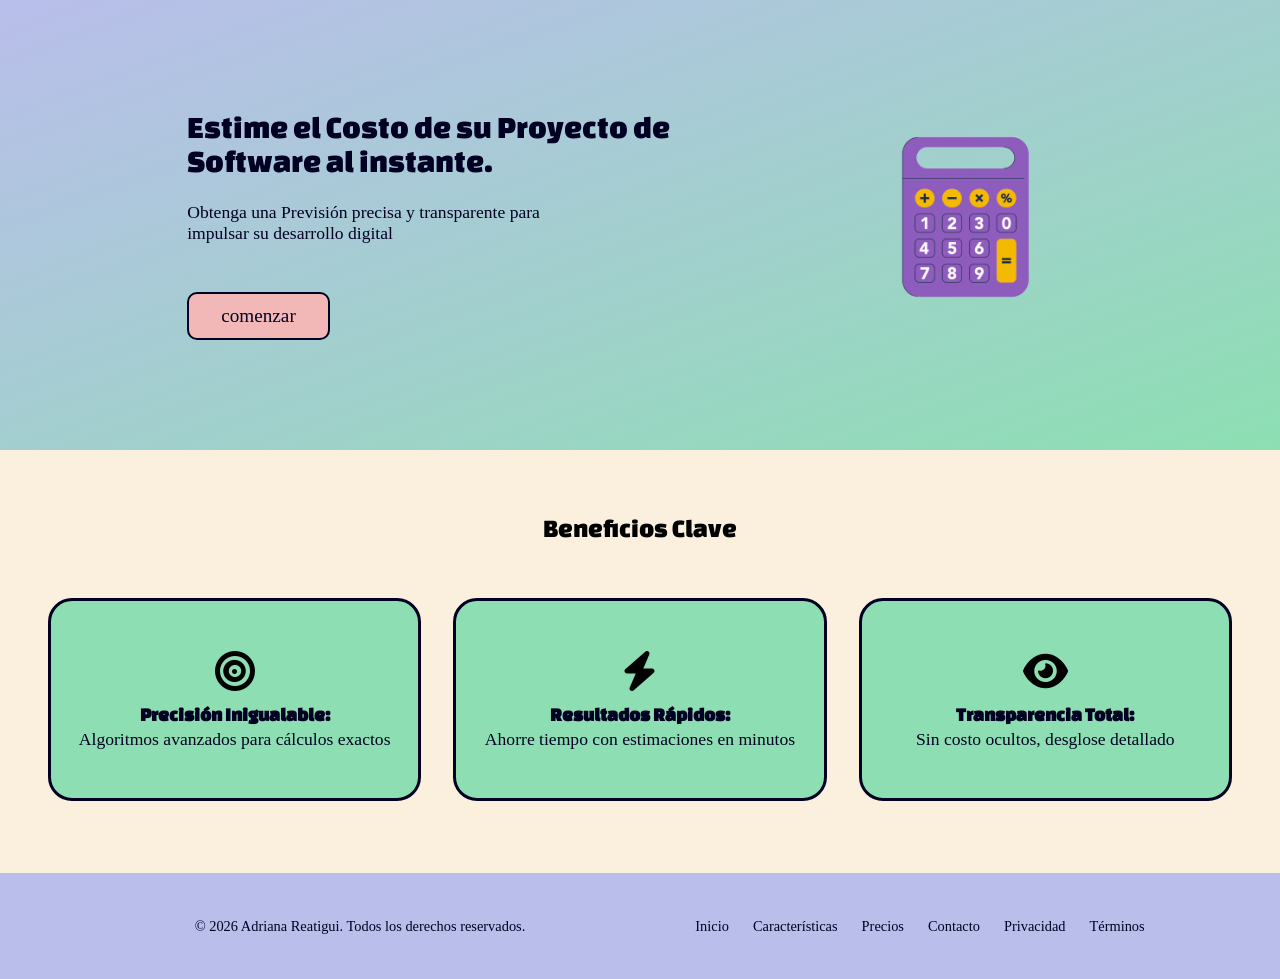
<file: index.html>
<!DOCTYPE html>
<html lang="es">
<head>
    <meta charset="UTF-8">
    <meta name="viewport" content="width=device-width, initial-scale=1.0">
    <title>inicial</title>
    <link rel="stylesheet" href="./styles.css">
    <link rel="stylesheet" href="https://cdnjs.cloudflare.com/ajax/libs/font-awesome/6.5.1/css/all.min.css">
    <link rel="preconnect" href="https://fonts.googleapis.com">
    <link rel="preconnect" href="https://fonts.gstatic.com" crossorigin>
    <link href="https://fonts.googleapis.com/css2?family=Changa+One:ital@0;1&family=Cormorant:ital,wght@0,300..700;1,300..700&family=DM+Sans:ital,opsz,wght@0,9..40,100..1000;1,9..40,100..1000&family=Diplomata&family=Playfair+Display:ital,wght@0,400..900;1,400..900&family=Roboto:ital,wght@0,100..900;1,100..900&family=Tangerine:wght@400;700&display=swap" rel="stylesheet">

</head>
<body>
    <header class="header">
        <section class="header_container">
            <div class="header_central">
                <div class="header_title"><h1>Estime el Costo de su Proyecto de Software al instante.</h1></div>
                <div class="header_subtitle"><p>Obtenga una Previsión precisa y transparente para impulsar su desarrollo digital</p></div> 
                <div class="header_button"><a href="./cuestionario.html" target="_self" class="button_text">comenzar</a></div>
            </div>
        
            <div class="header_image"><img src="./assets/imagen.png" class="img"></div>
        </section>
    </header>


    <main class="main">
        <section class="main_container">
            <div clase="containerflex">
                <section class="main_beneficios"><h2>Beneficios Clave</h2></div>
                    <section class="cards_beneficios">
                        <div class="card">
                            <span class="card_icon"><i class="fa-solid fa-bullseye"></i></span>
                            <div class="card_title"><h3>Precisión Inigualable:</h3></div>
                            <div class="card_description"><p>Algoritmos avanzados para cálculos exactos</p></div>
                        </div>
                        <div class="card">
                            <span class="card_icon"><i class="fa-solid fa-bolt"></i></span>
                            <div class="card_title"><h3>Resultados Rápidos:</h3></div>
                            <div class="card_description"><p>Ahorre tiempo con estimaciones en minutos</p></div>

                        </div>
                        <div class="card">
                            <span class="card_icon"><i class="fa-solid fa-eye"></i></span>
                            <div class="card_title"><h3>Transparencia Total:</h3></div>
                            <div class="card_description"><p>Sin costo ocultos, desglose detallado</p></div>
                        </section>
                </section>
            </div>
        </section>
    </main>

    <footer class="footer">
        <section class="footer_container">
            <nav class="footer_nav">
               <nav class="footer_nav_container">
                <ol>
                    <li><a href="./hola.html" target="_self" class="nav_text">Inicio</a></li>
                    <li><a href="./hola.html" target="_self" class="nav_text">Características</a></li>
                    <li><a href="./hola.html" target="_self" class="nav_text">Precios</a></li>
                    <li><a href="./hola.html" target="_self" class="nav_text">Contacto</a></li>
                    <li><a href="./hola.html" target="_self" class="nav_text">Privacidad</a></li>
                    <li><a href="./hola.html" target="_self" class="nav_text">Términos</a></li>
                </ol>
               </nav>
            </nav>
    
            <section class="footer_rights">
                <p>&copy; 2026 Adriana Reatigui. Todos los derechos reservados.</p>
            </section>
        </section>
    </footer>
</body>
</html>
</file>
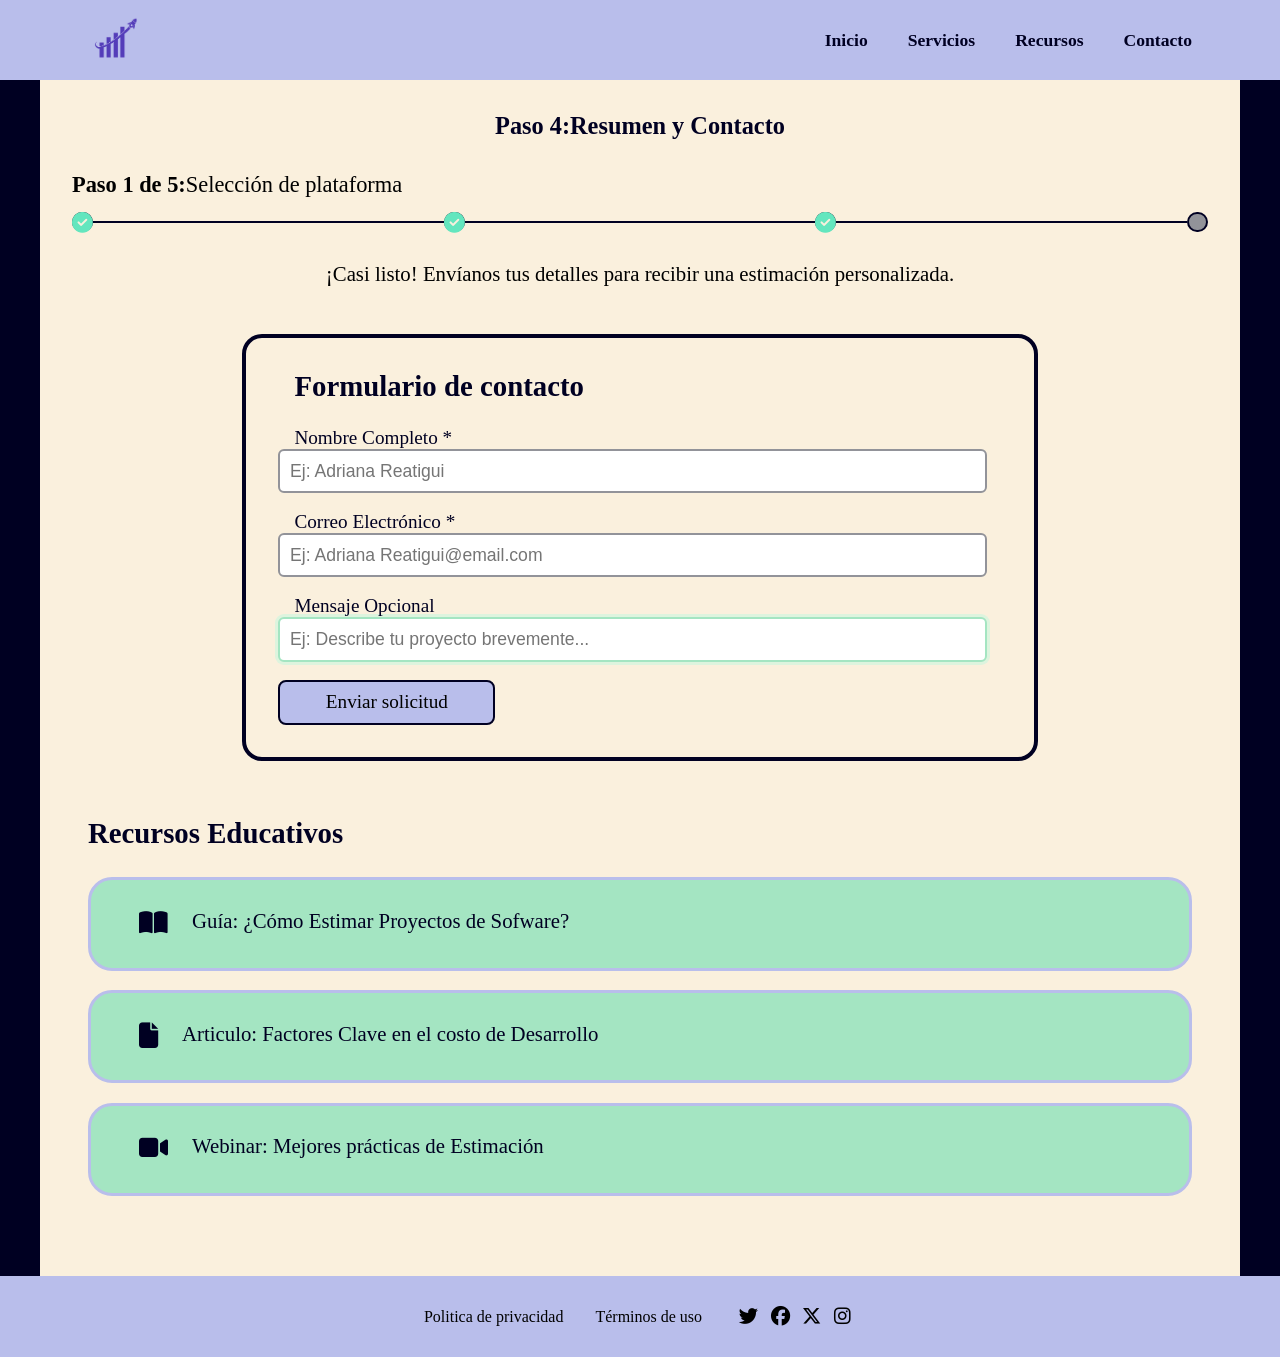
<file: contacto.html>
<!DOCTYPE html>
<html lang="es">
<head>
    <meta charset="UTF-8">
    <meta name="viewport" content="width=device-width, initial-scale=1.0">
    <title>Contacto</title>
    <link rel="stylesheet" href="./contacto_styles.css">
    <link rel="stylesheet" href="https://cdnjs.cloudflare.com/ajax/libs/font-awesome/6.5.1/css/all.min.css">

</head>
<body class="grid_general">
    <header class="header">
        <section class="header_container">

            <div class="header_logo"></div>

            <div class="header_nav">

                <nav class="nav">
                    <ol>
                        <li><a href="./index.html" target="_self" class="nav_text"><strong>Inicio</strong></a></li>
                        <li><a href="./cuestionario.html" target="_self" class="nav_text"><strong>Servicios</strong></a></li>
                        <li><a href="./resultados.html" target="_self" class="nav_text"><strong>Recursos</strong></a></li>
                        <li><a href="./contacto.html" target="_self" class="nav_text"><strong>Contacto</strong></a></li>
                    </ol>
                </nav>
            </div>
        </section>
    </header>

    <main class="main">

        <section class="main_container">

            <section class="main_title"><h1 class="title">Paso 4:Resumen y Contacto</h1></section>
            <section class="main_pasos">
                <p><strong>Paso 1 de 5:</strong>Selección de plataforma</p>
                <div class="pasos_seleccion">
                    <div class="circulo">
                        <i class="fa-sharp fa-solid fa-circle-check" style="color: rgb(99, 230, 190);"></i>
                    </div>
                    <div class="linea"></div>
                    <div class="circulo">
                        <i class="fa-sharp fa-solid fa-circle-check" style="color: rgb(99, 230, 190);"></i>
                    </div>
                    <div class="linea"></div>
                    <div class="circulo">
                        <i class="fa-sharp fa-solid fa-circle-check" style="color: rgb(99, 230, 190);"></i>
                    </div>
                    <div class="linea"></div>
                    <div class="circulo2"></div>
                </div> 
            </section>

            <section class="main_text">
                <p>¡Casi listo! Envíanos tus detalles para recibir una estimación personalizada.</p>
            </section>
            <section class="main_form">
                
                <form class="form">
                    <h2 class="title_form">Formulario de contacto</h2>

                    <div>
                        <label for="" class="text_form">Nombre Completo * <br></label>
                        <input type="text" class="box" required placeholder="Ej: Adriana Reatigui"><br>
                    </div>
                    <div>
                        <label for="" class="text_form">Correo Electrónico * <br></label>
                        <input type="text" class="box" required placeholder="Ej: Adriana Reatigui@email.com"><br>
                    </div>
                    <div>
                        <label for="" class="text_form">Mensaje Opcional <br></label>
                        <input type="text" class="box"placeholder="Ej: Describe tu proyecto brevemente..."><br>
                    </div>
                    <div class="form_enviar">Enviar solicitud</div>
                </form>
            </section>

            <div>
                <div class="resources">
                    <div class="resources_title"><p>Recursos Educativos</p></div>
                    <div class="card">
                        <span class="card_logo"><i class="fa-solid fa-book-open"></i></span>
                        <div class="text_resources"><p>Guía: ¿Cómo Estimar Proyectos de Sofware? </p></div>
                    </div>
                    <div class="card">
                        <span class="card_logo"><i class="fa-solid fa-file"></i></span>
                        <div class="text_resources"><p>Articulo: Factores Clave en el costo de Desarrollo</p></div>

                    </div>
                    <div class="card">
                        <span class="card_logo"><i class="fa-solid fa-video"></i></span>
                        <div class="text_resources"><p>Webinar: Mejores prácticas de Estimación</p></div>
                    </div>
                </div>
            </div>

        </section>


    </main>
    <section class="main_auxiliar"></section>

    <footer class="footer">
        <div class="footer_container">
            <div class="footer_text"><p>Politica de privacidad</p></div>
            <div class="footer_text"><p>Términos de uso</p></div>
            <div class="footer_icon">
                <i class="fa-brands fa-twitter"></i>
                <i class="fa-brands fa-facebook"></i>
                <i class="fa-brands fa-x-twitter"></i>
                <i class="fa-brands fa-instagram"></i>
            </div>
        </div>

    </footer>
    
</body>
</html>
</file>
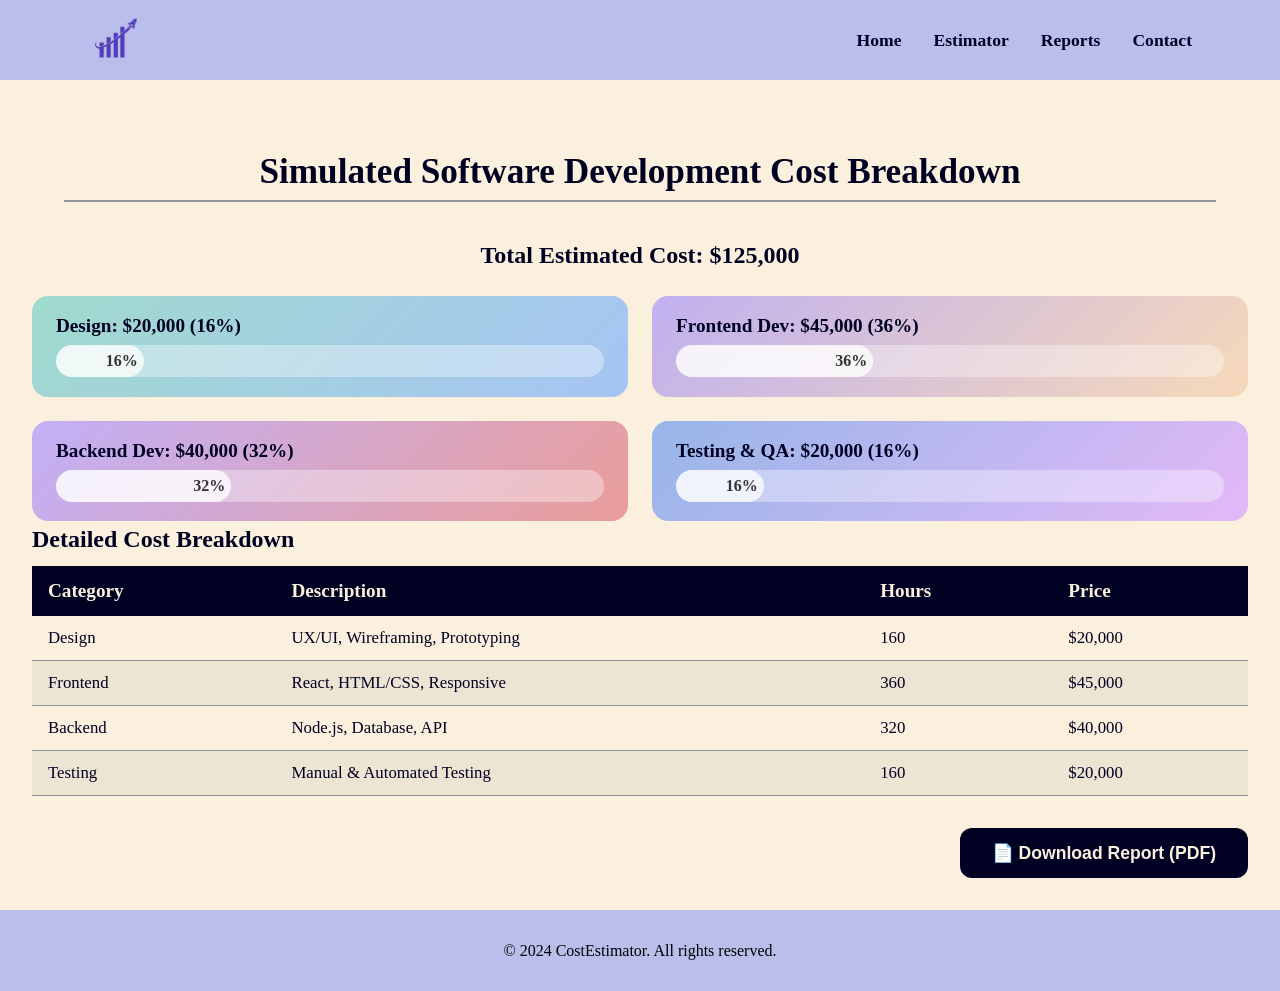
<file: resultados.html>
<!DOCTYPE html>
<html lang="en">
<head>
    <meta charset="UTF-8">
    <meta name="viewport" content="width=device-width, initial-scale=1.0">
    <title>Resultados</title>
    <link rel="stylesheet" href="resultados.css">
</head>
<body class="grid_general">

    <header class="header">
        <div class="header_container">
            <div class="header_logo"></div>
            <div class="header_nav">
                <nav class="nav">
                    <ol>
                        <li><a href="./index.html" class="nav_text"><strong>Home</strong></a></li>
                        <li><a href="./cuestionario.html" class="nav_text"><strong>Estimator</strong></a></li>
                        <li><a href="./resultados.html" class="nav_text"><strong>Reports</strong></a></li>
                        <li><a href="./contacto.html" class="nav_text"><strong>Contact</strong></a></li>
                    </ol>
                </nav>
            </div>
        </div>
    </header>

    <main class="main">
        <section class="main_container">

            <sention class="main_title">
                <h1>Simulated Software Development Cost Breakdown</h1>
            </section>

            <section class="main_graph">
                <div class="graph_title">
                    <p>Total Estimated Cost: $125,000</p>
                </div>

                <section class="graphs_grid">
                    <div class="card_graph card_design">
                        <div class="text_graph"><p>Design: $20,000 (16%)</p></div>
                        <div class="line_background">
                            <div class="line_filler" data-width="16"><span>16%</span></div>
                        </div>
                    </div>

                    <div class="card_graph card_frontend">
                        <div class="text_graph"><p>Frontend Dev: $45,000 (36%)</p></div>
                        <div class="line_background">
                            <div class="line_filler" data-width="36"><span>36%</span></div>
                        </div>
                    </div>

                    <div class="card_graph card_backend">
                        <div class="text_graph"><p>Backend Dev: $40,000 (32%)</p></div>
                        <div class="line_background">
                            <div class="line_filler" data-width="32"><span>32%</span></div>
                        </div>
                    </div>

                    <div class="card_graph card_testing">
                        <div class="text_graph"><p>Testing & QA: $20,000 (16%)</p></div>
                        <div class="line_background">
                            <div class="line_filler" data-width="16"><span>16%</span></div>
                        </div>
                    </div>
                </section>
            </section>

            <section class="main_table">
                <div class="table_title"><p>Detailed Cost Breakdown</p></div>
                <table>
                    <thead>
                        <tr>
                            <th>Category</th>
                            <th>Description</th>
                            <th>Hours</th>
                            <th>Price</th>
                        </tr>
                    </thead>
                    <tbody>
                        <tr>
                            <td>Design</td>
                            <td>UX/UI, Wireframing, Prototyping</td>
                            <td>160</td>
                            <td>$20,000</td>
                        </tr>
                        <tr>
                            <td>Frontend</td>
                            <td>React, HTML/CSS, Responsive</td>
                            <td>360</td>
                            <td>$45,000</td>
                        </tr>
                        <tr>
                            <td>Backend</td>
                            <td>Node.js, Database, API</td>
                            <td>320</td>
                            <td>$40,000</td>
                        </tr>
                        <tr>
                            <td>Testing</td>
                            <td>Manual & Automated Testing</td>
                            <td>160</td>
                            <td>$20,000</td>
                        </tr>
                    </tbody>
                </table>
            </section>

            <section class="download">
                <button class="btn_download">📄 Download Report (PDF)</button>
            </section>

        </section>
    </main>

    <footer class="footer">
        <div class="footer_container">
            <p>© 2024 CostEstimator. All rights reserved.</p>
        </div>
    </footer>

    <!-- AGREGADO: Script para animar las barras al cargar -->
    <script>
        window.addEventListener('load', () => {
            document.querySelectorAll('.line_filler').forEach(bar => {
                const target = bar.getAttribute('data-width');
                bar.style.width = '0%';
                setTimeout(() => {
                    bar.style.width = target + '%';
                }, 300);
            });
        });
    </script>

</body>
</html>
</file>
<file: styles.css>
/* DEFINICION DE VARIABLES Y RESET */
:root {
    --cherry:    #8ddfb3;  
    --blue-dark: #000022; 
    --white-old: #faf0dd;  
    --blue-clear:#f2b8b8;  
    --Terracota: #b9beeb; 
}

* {
    margin: 0;
    padding: 0;
    box-sizing: border-box;
}

/*HEADER */
.header {
    width: 100%;
    min-height: 40vh;
    background: linear-gradient(160deg, var(--Terracota) 0%, var(--cherry) 100%);
    display: flex;
    align-items: center;
    justify-content: center;
}

.header_container {
    width: 100%;
    height: 100%;
    display: flex;
    justify-content: center;
    align-items: center;
    flex-direction: column;
    padding: 2rem 0;
}

.header_central {
    width: 90%;
    display: flex;
    justify-content: center;
    flex-direction: column;
    padding: 1.5rem 0 1.5rem 1.5rem;
}

.header_title h1 {
    font-size: 1.3rem;
    text-align: center;
    color: var(--blue-dark);
    font-family: "Changa One", sans-serif;
    font-weight: 400;
    

}

.header_subtitle p {
    font-size: 0.8rem;
    text-align: center;
    padding: 1rem 4rem 1rem 4rem;
    color: var(--blue-dark);
}

.header_button {
    display: flex;
    justify-content: center;
    padding: 1rem 0 0 0;
}

.button_text {
    display: inline-block;
    text-decoration: none;
    color: var(--blue-dark);
    background: var(--blue-clear);
    border: 2px solid var(--blue-dark);
    border-radius: 20px;
    padding: 0.5rem 1.2rem;
    font-size: 0.8rem;
    cursor: pointer;
    transition: transform 0.2s ease, box-shadow 0.2s ease, background 0.2s ease;
    position: relative;
    overflow: hidden;
}

.button_text:hover {
    transform: translateY(-2px);
    box-shadow: 0 5px 15px rgba(0, 0, 34, 0.2);
    background: var(--Terracota);
}

.button_text:active {
    transform: translateY(0);
    box-shadow: none;
}

.button_text::after {
    content: '';
    position: absolute;
    top: 0;
    left: -75%;
    width: 50%;
    height: 100%;
    background: rgba(255, 255, 255, 0.25);
    transform: skewX(-20deg);
    transition: left 0.4s ease;
}

.button_text:hover::after {
    left: 125%;
}

.header_image {
    width: 60%;
    padding-left: 2rem;
}

.header_image img {
    width: 100%;
    height: 100%;
}

/* MAIN */
.main {
    width: 100%;
    background: var(--white-old);
}

.main_container {
    width: 100%;
    background-color: var(--white-old);
    padding-bottom: 2rem;
}

.main_beneficios {
    width: 100%;
    background-color: var(--white-old);
    text-align: center;
    display: flex;
    align-items: center;
    justify-content: center;
    padding: 3rem 2rem 0 2rem;
}

.main_beneficios h2 {
   font-family: "Changa One", sans-serif;
   font-weight: 400;
   font-size: 1.1rem;
}

.cards_beneficios {
    width: 100%;
    display: flex;
    flex-direction: column;
    padding: 1rem;
}

.card {
    border: 3px solid var(--blue-dark);
    border-radius: 30px;
    background: var(--cherry);
    display: flex;
    flex-direction: column;
    justify-content: center;
    align-items: center;
    margin: 1rem;
    padding: 2rem;
    transition: transform 0.25s ease, box-shadow 0.25s ease;
    cursor: default;
}


.card:hover {
    transform: translateY(-6px);
    box-shadow: 0 10px 28px rgba(0, 0, 34, 0.18);
}

.card_icon {
    font-size: 2rem;
    transition: transform 0.3s ease;
}

.card:hover .card_icon {
    transform: scale(1.2) rotate(8deg);
}

.card_title {
    font-size: 0.8rem;
    color: var(--blue-dark);
    margin-top: 0.5rem;
    font-family: "Changa One", sans-serif;
   
  
}

.card_description {
    font-size: 0.9rem;
    color: var(--blue-dark);
    text-align: center;
    margin-top: 0.3rem;
}

/* FOOTER*/
.footer {
    width: 100%;
    /* CORREGIDO: eliminado height: 20vh fijo */
    min-height: 80px;
    background: var(--Terracota);
}

.footer_container {
    width: 100%;
    height: 100%;
    background-color: var(--Terracota);
    display: flex;
    flex-direction: column;
}

.footer_rights {
    width: 100%;
    background-color: var(--Terracota);
    text-align: center;
    font-size: 0.7rem;
    display: flex;
    justify-content: center;
    align-items: center;
    padding: 0.8rem 1rem;
}

.footer_rights p {
    margin: 0;
    color: var(--blue-dark);
}

.footer_nav {
    width: 100%;
    background-color: var(--Terracota);
    display: flex;
    align-items: center;
    justify-content: space-around;
    padding: 0.8rem 0;
}

.footer_nav_container ol {
    display: flex;
    flex-wrap: wrap;
    justify-content: center;
    font-size: 0.6rem;
    list-style: none;
    padding: 0.8rem;
    gap: 0.6rem;
    border: 2px solid var(--blue-dark);
}

.nav_text {
    text-decoration: none;
    color: var(--blue-dark);
    /* AGREGADO: transición hover nav footer */
    transition: opacity 0.2s ease;
}


.nav_text:hover {
    opacity: 0.55;
}

/* TABLET — min-width: 768px */
@media (min-width: 768px) {

    .header {
        min-height: 35vh;
    }

    .header_title h1 {
        font-size: 1.8rem;
        padding: 1rem 1rem 0 2rem;
    }

    .header_subtitle p {
        font-size: 1.4rem;
        padding: 1.5rem 6rem;
    }

    .button_text {
        font-size: 1.4rem;
        padding: 0.7rem 2rem;
    }

    .header_image {
        width: 20rem;
        padding-bottom: 1rem;
    }

    .main_beneficios h2 {
        font-size: 1.7rem;
        padding: 0.5rem;
    }

    .card {
        margin: 2rem;
        padding: 3rem 2rem;
    }

    .card_icon {
        font-size: 3rem;
    }

    .card_title {
        font-size: 1.2rem;
    }

    .card_description {
        font-size: 1.4rem;
    }

    .footer {
        padding: 1rem 2rem;
    }

    .footer_nav_container ol {
        font-size: 1.2rem;
        gap: 1rem;
    }

    .footer_rights {
        font-size: 1.2rem;
    }
}

/*DESKTOP — min-width: 1024px */
@media (min-width: 1024px) {

    .header {
        min-height: 50vh;
    }

    .header_container {
        flex-direction: row;
        justify-content: center;
        padding: 3rem;
    }

    .header_central {
        width: 55%;
        padding-left: 3rem;
        justify-content: center;
    }

    .header_title h1 {
        font-size: 2rem;
        text-align: left;
        padding: 0 0 0 2rem;
    }

    .header_subtitle p {
        font-size: 1.1rem;
        text-align: left;
        padding-left: 2rem;
        width: 85%;
    }

    .header_button {
        justify-content: flex-start;
        padding-left: 2rem;
        padding-top: 1.5rem;
    }

    .button_text {
        font-size: 1.2rem;
        border-radius: 10px;
        padding: 0.7rem 2rem;
    }

    .header_image {
        width: 35%;
        margin-top: 0;
        padding: 0;
    }

    .main_beneficios h2 {
        font-size: 1.6rem;
        padding: 1rem 0;
    }

    .cards_beneficios {
        flex-direction: row;
        padding: 1.5rem 2rem;
    }

    .card {
        flex: 1;
        margin: 1rem;
        padding: 3rem 1.5rem;
        border-radius: 24px;
    }

    .card_icon {
        font-size: 2.5rem;
    }

    .card_title {
        font-size: 1rem;
    }

    .card_description {
        font-size: 1.1rem;
        text-align: center;
    }

    .footer_container {
        flex-direction: row-reverse;
        align-items: center;
        padding: 1rem 3rem;
    }

    .footer_nav_container ol {
        border: none;
        padding: 0;
        gap: 1.5rem;
        font-size: 0.9rem;
    }

    .footer_rights {
        padding: 0;
        font-size: 0.9rem;
    }
}
</file>
<file: contacto_styles.css>
/* VARIABLES Y RESET */
:root {
    --cherry:    #a4e5c2;  
    --blue-dark: #000022;  
    --white-old: #faf0dd;  
    --blue-clear:#f2b8b8;  
    --Terracota: #b9beeb;  
    --gris:#929399;

}

* {
    margin: 0;
    padding: 0;
    box-sizing: border-box;
}

/*  LAYOUT GENERAL */
.grid_general {
    min-height: 100vh;
    display: grid;
    grid-template-rows: auto 1fr auto;
    grid-template-areas:
        "header"
        "main"
        "footer";
}

/*HEADER */
.header {
    grid-area: header;
    background: var(--Terracota);
}

.header_container {
    display: flex;
    flex-direction: row;
    justify-content: space-between;
    align-items: center;
    width: 100%;
    height: 100%;
    padding: 0.8rem 1.5rem;
}

.header_logo {
    width: 3rem;
    height: 3rem;
    flex-shrink: 0;
    background-image: url(./assets/logo.png);
    background-position: center;
    background-size: cover;
    background-repeat: no-repeat;
}

.nav ol {
    display: flex;
    flex-direction: row;
    gap: 1.4rem;
    list-style: none;
    font-size: 0.8rem;
}

.nav_text {
    text-decoration: none;
    color: var(--blue-dark);
    /* AGREGADO: transición hover nav */
    transition: opacity 0.2s ease;
}


.nav_text:hover {
    opacity: 0.6;
}

/*  MAIN */
main {
    grid-area: main;
    width: 100%;
    background: #000022;
}

.main_container {
    width: 100%;
    display: flex;
    flex-direction: column;
    background: var(--white-old);
}

.main_title {
    text-align: center;
    font-size: 0.6rem;
    padding-top: 1rem;
    color: var(--blue-dark);
    display: flex;
    align-items: end;
    justify-content: center;
}

.main_pasos p {
    font-size: 0.7rem;
    padding: 1.5rem 1.5rem 0 1.5rem;
}

.pasos_seleccion {
    width: 100%;
    height: 2rem;
    display: flex;
    justify-content: space-around;
    align-items: center;
    padding: 1.5rem;
}

.circulo {
    width: 0.9rem;
    height: 0.9rem;
    border-radius: 50%;
    background-color: var(--white-old);
    border: 2px solid var(--blue-dark);
    font-size: 1rem;
    display: flex;
    justify-content: center;
    align-items: center;
}

.circulo2 {
    width: 0.9rem;
    height: 0.9rem;
    border-radius: 50%;
    background-color: var(--gris);
    border: 2px solid var(--blue-dark);
    font-size: 1rem;
    display: flex;
    justify-content: center;
    align-items: center;
}

.main_text {
    text-align: center;
    font-size: 0.9rem;
    padding: 1rem;
}

.linea {
    height: 2px;
    content: '';
    flex: 1;
    background-color: var(--blue-dark);
}

/* ── Formulario ── */
.main_form {
    background: var(--white-old);
    display: flex;
    justify-content: center;
    align-items: center;
}

.form {
    width: 90%;
    background: var(--white-old);
    border: 4px solid var(--blue-dark);
    border-radius: 15px;
    display: flex;
    flex-direction: column;
    justify-content: center;
    padding: 1rem;
    transition: box-shadow 0.3s ease;
}


.form:hover {
    box-shadow: 0 6px 24px rgba(0, 0, 34, 0.15);
}

.title_form {
    color: var(--blue-dark);
    font-size: 1rem;
    padding: 0 1rem 1rem 1rem;
}

.text_form {
    color: var(--blue-dark);
    padding: 1rem;
    font-size: 0.9rem;
}

.box {
    display: flex;
    justify-content: center;
    width: 98%;
    padding: 0.4rem;
    border: 2px solid var(--gris);
    border-radius: 6px;
    outline: none;
    transition: border-color 0.2s ease, box-shadow 0.2s ease;
}


.box:valid {
    border-color: var(--cherry);
    box-shadow: 0 0 0 3px rgba(165, 248, 223, 0.35);
}


.box:invalid:not(:placeholder-shown) {
    border-color: #e05c5c;
    box-shadow: 0 0 0 3px rgba(224, 92, 92, 0.2);
}


.box:focus {
    border-color: var(--blue-dark);
    box-shadow: 0 0 0 3px rgba(0, 0, 34, 0.1);
}

.form_enviar {
    width: 40%;
    border: 2px solid var(--blue-dark);
    font-size: 0.9rem;
    text-align: center;
    background: var(--Terracota);
    border-radius: 5px;
    padding: 0.4rem 0;
    cursor: pointer;
    transition: transform 0.2s ease, box-shadow 0.2s ease, background 0.2s ease;
    position: relative;
    overflow: hidden;
}


.form_enviar:hover {
    transform: translateY(-2px);
    box-shadow: 0 5px 15px rgba(0, 0, 34, 0.2);
    background: var(--blue-clear);
}

.form_enviar:active {
    transform: translateY(0);
    box-shadow: none;
}


.form_enviar::after {
    content: '';
    position: absolute;
    top: 0;
    left: -75%;
    width: 50%;
    height: 100%;
    background: rgba(255, 255, 255, 0.2);
    transform: skewX(-20deg);
    transition: left 0.4s ease;
}

.form_enviar:hover::after {
    left: 125%;
}

.resources {
    display: flex;
    flex-direction: column;
    gap: 0.8rem;
    padding: 1rem 1.5rem;
}

.resources_title p {
    font-size: 1rem;
    font-weight: 600;
    color: var(--blue-dark);
    padding-bottom: 0.3rem;
}

.card {
    display: flex;
    gap: 1rem;
    width: 100%;
    background-color: var(--cherry);
    padding: 1.5rem;
    border: 3px solid var(--Terracota);
    color: var(--blue-dark);
    border-radius: 20px;
    font-size: 0.9rem;
    transition: transform 0.25s ease, box-shadow 0.25s ease, border-color 0.25s ease;
    cursor: pointer;
}


.card:hover {
    transform: translateX(6px);
    box-shadow: 0 6px 20px rgba(0, 0, 34, 0.25);
    border-color: var(--cherry);
}

.card_logo {
    font-size: 1.2rem;
}

/*FOOTER */
.footer {
    grid-area: footer;
    height: 9vh;
    background: var(--Terracota);
    display: flex;
    align-items: center;
    justify-content: center;
}

.footer_container {
    display: flex;
    justify-content: center;
    align-items: center;
    gap: 0.8rem;
    font-size: 0.8rem;
}

.footer_icon i {
    margin: 0 0.3rem;
    cursor: pointer;
    transition: transform 0.2s ease, opacity 0.2s ease;
}

.footer_icon i:hover {
    transform: scale(1.3);
    opacity: 0.7;
}

/* TABLET — min-width: 768px */
@media (min-width: 768px) {

   
    .header {
        min-height: 70px;
        padding: 0;
    }

    .header_container {
        padding: 0 2rem;
        height: 100%;
    }

    .header_logo {
        
        width: 50px;
        height: 50px;
    }

    .nav ol {
        font-size: 1.2rem;
    }

    .main_title {
        font-size: 1rem;
    }

    .main_pasos p {
        font-size: 1.6rem;
    }

    .circulo {
        font-size: 1.5rem;
    }

    .circulo2 {
        font-size: 1.5rem;
    }

    .main_text p {
        font-size: 1.4rem;
    }

    .title_form {
        font-size: 1.5rem;
    }

    .text_form {
        font-size: 1.2rem;
    }

    .box {
        font-size: 1.1rem;
    }

    .form_enviar {
        font-size: 1.2rem;
    }

    .card {
        padding-left: 8rem;
    }

    .resources_title p {
        font-size: 1.6rem;
    }

    .text_resources p {
        font-size: 1.3rem;
    }

   
    .footer_text p {
        font-size: 1.1rem;
    }
}

@media (min-width: 1024px) {

    .header {
        min-height: 80px;
    }

    .header_container {
        max-width: 1200px;
        margin: 0 auto;
        padding: 0 3rem;
    }

    .header_logo {
        width: 55px;
        height: 55px;
    }

    .nav ol {
        font-size: 1.1rem;
        gap: 2.5rem;
    }

    .main_container {
        max-width: 1200px;
        margin: 0 auto;
        padding-bottom: 3rem;
    }

    .main_title {
        font-size: 1.3rem;
        padding-top: 2rem;
    }

    .main_pasos p {
        font-size: 1.4rem;
        padding: 2rem 2rem 0 2rem;
    }

    .pasos_seleccion {
        padding: 1.5rem 2rem;
    }

    .circulo,
    .circulo2 {
        width: 1.3rem;
        height: 1.3rem;
        font-size: 1.3rem;
    }

    .main_text p {
        font-size: 1.3rem;
    }

   
    .main_form {
        padding: 2rem;
    }

    .form {
        width: 70%;
        padding: 2rem;
        border-radius: 20px;
    }

    .title_form {
        font-size: 1.8rem;
        padding: 0 1rem 1.5rem 1rem;
    }

    .text_form {
        font-size: 1.2rem;
    }

    .box {
        font-size: 1.1rem;
        padding: 0.6rem;
    }

    .form_enviar {
        font-size: 1.2rem;
        width: 30%;
        padding: 0.6rem 0;
        border-radius: 8px;
    }

    .resources {
        padding: 1.5rem 3rem 2rem 3rem;
        gap: 1.2rem;
    }

    .resources_title p {
        font-size: 1.8rem;
        padding-bottom: 0.5rem;
    }

    .card {
        padding: 1.8rem 3rem;
        border-radius: 24px;
        gap: 1.5rem;
    }

    .card_logo {
        font-size: 1.6rem;
    }

    .text_resources p {
        font-size: 1.3rem;
    }

    .footer_container {
        gap: 2rem;
    }

    .footer_text p {
        font-size: 1rem;
    }

    .footer_icon i {
        font-size: 1.2rem;
    }
}
</file>
<file: resultados.css>
/* VARIABLES Y RESET */
:root {
    --cherry:    #a4e5c2;  
    --blue-dark: #000022;  
    --white-old: #faf0dd;  
    --blue-clear:#f2b8b8;  
    --Terracota: #b9beeb;  
    --gris:#929399;


}

* {
    margin: 0;
    padding: 0;
    box-sizing: border-box;
}

/* LAYOUT GENERAL*/
.grid_general {
    min-height: 100vh;
    display: grid;
    grid-template-rows: auto 1fr auto;
    grid-template-areas:
        "header"
        "main"
        "footer";
    background: var(--white-old);
}

/* HEADER */
.header {
    grid-area: header;
    background: var(--Terracota);
}

.header_container {
    display: flex;
    flex-direction: row;
    justify-content: space-between;
    align-items: center;
    width: 100%;
    height: 100%;
    padding: 0.8rem 1.5rem;
}

.header_logo {
    width: 45px;
    height: 45px;
    flex-shrink: 0;
    background-image: url(./assets/logo.png);
    background-position: center;
    background-size: cover;
    background-repeat: no-repeat;
}

.nav ol {
    display: flex;
    flex-direction: row;
    gap: 1.4rem;
    list-style: none;
    font-size: 0.8rem;
}

.nav_text {
    text-decoration: none;
    color: var(--blue-dark);
    /* AGREGADO: transición suave en links del nav */
    transition: opacity 0.2s ease;
}

.nav_text:hover {
    opacity: 0.6;
}

/* MAIN*/
main {
    grid-area: main;
    width: 100%;
    background: var(--white-old);
}

.main_container {
    width: 100%;
    display: flex;
    flex-direction: column;
    padding: 1.2rem;
    gap: 1.2rem;
    background: var(--white-old);

}


.main_title h1 {
    font-size: 1.1rem;
    font-weight: 700;
    color: var(--blue-dark);
    text-align: center;
    padding: 0.5rem 0;
    border-bottom: 2px solid var(--gris);
}

/* GRAFICAS*/
.graph_title p {
    font-size: 1rem;
    font-weight: 700;
    color: var(--blue-dark);
    text-align: center;
    padding: 0.5rem 0;
}

.graphs_grid {
    display: grid;
    grid-template-columns: 1fr 1fr;
    gap: 0.8rem;
    margin-top: 0.8rem;
}

.card_graph {
    border-radius: 12px;
    padding: 0.8rem;
    color: var(--blue-dark);
    /* AGREGADO: transición para el hover */
    transition: transform 0.25s ease, box-shadow 0.25s ease;
    cursor: default;
}

/*  hover en las cards de gráfica */
.card_graph:hover {
    transform: scale(1.03);
    box-shadow: 0 6px 20px rgba(0, 0, 34, 0.18);
}

.card_design   { background: linear-gradient(135deg, #a0dacd, #a6c4f4); }
.card_frontend { background: linear-gradient(135deg, #c0b0ef, #f6d9b9); }
.card_backend  { background: linear-gradient(135deg, #c2b0f7, #ea9d99); }
.card_testing  { background: linear-gradient(135deg, #97b6e8, #e3b8f8); }

.text_graph p {
    font-size: 0.75rem;
    font-weight: 700;
    margin-bottom: 0.5rem;
}

.line_background {
    background: rgba(255, 255, 255, 0.35);
    border-radius: 20px;
    height: 20px;
}

.line_filler {
    
    background: rgba(255, 255, 255, 0.75);
    border-radius: 20px;
    height: 100%;
    display: flex;
    align-items: center;
    justify-content: flex-end;
    padding-right: 6px;
    font-size: 0.7rem;
    font-weight: 700;
    color: #333;
    min-width: 32px;
    transition: width 1s ease-out;
}

/* TABLA */
.main_table {
    display: flex;
    flex-direction: column;
    gap: 0.5rem;
}

.table_title p {
    font-size: 1rem;
    font-weight: 700;
    color: var(--blue-dark);
    padding: 0.3rem 0;
}

table {
    width: 100%;
    border-collapse: collapse;
    font-size: 0.78rem;
}

th {
    background: var(--blue-dark);
    color: var(--white-old);
    padding: 0.5rem;
    text-align: left;
}

td {
    padding: 0.5rem;
    border-bottom: 1px solid var(--gris);
    color: var(--blue-dark);
}

tr:nth-child(even) {
    background: rgba(0, 0, 34, 0.05);
}

/* hover en filas de la tabla */
tbody tr {
    transition: background 0.2s ease;
}

tbody tr:hover {
    background: rgba(0, 0, 34, 0.1);
}
.download {
    display: flex;
    justify-content: flex-end;
}

.btn_download {
    background: var(--blue-dark);
    color: var(--white-old);
    border: none;
    border-radius: 10px;
    padding: 0.7rem 1.2rem;
    font-size: 0.82rem;
    font-weight: 700;
    cursor: pointer;
    transition: transform 0.2s ease, box-shadow 0.2s ease, background 0.2s ease;
    position: relative;
    overflow: hidden;
    margin-top: 2rem;
}

/* hover en botón */
.btn_download:hover {
    transform: translateY(-2px);
    box-shadow: 0 6px 18px rgba(0, 0, 34, 0.3);
    background: #000044;
}

.btn_download:active {
    transform: translateY(0);
    box-shadow: none;
}

/* efecto de brillo deslizante en el botón */
.btn_download::after {
    content: '';
    position: absolute;
    top: 0;
    left: -75%;
    width: 50%;
    height: 100%;
    background: rgba(255, 255, 255, 0.15);
    transform: skewX(-20deg);
    transition: left 0.4s ease;
}

.btn_download:hover::after {
    left: 125%;
}

/* FOOTER */
.footer {
    grid-area: footer;
    height: 9vh;
    background: var(--Terracota);
    display: flex;
    align-items: center;
    justify-content: center;
}

.footer_container {
    display: flex;
    justify-content: center;
    align-items: center;
    gap: 0.8rem;
    font-size: 0.8rem;
}

/* responsive tablet */
@media (min-width: 768px) {


    .header {
        height: 70px;
    }

    .header_container {
        padding: 0 2rem;
        height: 100%;
    }

    .header_logo {
        width: 50px;
        height: 50px;
    }

    .nav ol {
        font-size: 1rem;
    }

    .main_container {
        padding: 2rem;
        gap: 1.8rem;
    }

    .main_title h1 {
        font-size: 1.6rem;
    }

    .graph_title p {
        font-size: 1.3rem;
    }


    .graphs_grid {
        gap: 1rem;
        margin-top: 1rem;
    }

    .text_graph p {
        font-size: 1rem;
    }

    .line_background {
        height: 28px;
    }

    .line_filler {
        font-size: 0.95rem;
    }

    
    .main_table {
        margin-top: 0;
    }

    .table_title p {
        font-size: 1.3rem;
    }

    th {
        font-size: 1.1rem;
        padding: 0.7rem;
    }

    td {
        font-size: 1rem;
        padding: 0.6rem 0.7rem;
    }

    .btn_download {
        font-size: 1rem;
        padding: 0.8rem 1.6rem;
    }

    .footer_container {
        font-size: 1rem;
    }
}

/* responsive desktop */
@media (min-width: 1024px) {

    .header {
        height: 80px;
    }

    .header_container {
        max-width: 1200px;
        margin: 0 auto;
        padding: 0 3rem;
    }

    .header_logo {
        width: 55px;
        height: 55px;
    }
 

    .nav ol {
        font-size: 1.1rem;
        gap: 2rem;
    }

    .main{
        padding: 2rem;
    }

    .main_container {
        max-width: 1400px;
        padding: 2rem 2rem;
        gap: 2.5rem;
    }

    .main_title h1 {
        font-size: 2.2rem;
    }

    .graph_title p {
        font-size: 1.5rem;
        font-weight: 700;
    }

    .graphs_grid {
        gap: 1.5rem;
        margin-top: 1.2rem;
    }

    .card_graph {
        padding: 1.2rem 1.5rem;
        border-radius: 16px;
    }

    .text_graph p {
        font-size: 1.2rem;
    }

    .line_background {
        height: 32px;
    }

    .line_filler {
        font-size: 1rem;
    }

    .table_title p {
        font-size: 1.5rem;
    }

    th {
        font-size: 1.2rem;
        padding: 0.9rem 1rem;
    }

    td {
        font-size: 1.05rem;
        padding: 0.75rem 1rem;
    }

    .btn_download {
        font-size: 1.1rem;
        padding: 0.9rem 2rem;
        border-radius: 12px;
    }

    .footer_container {
        font-size: 1rem;
    }
}
</file>
